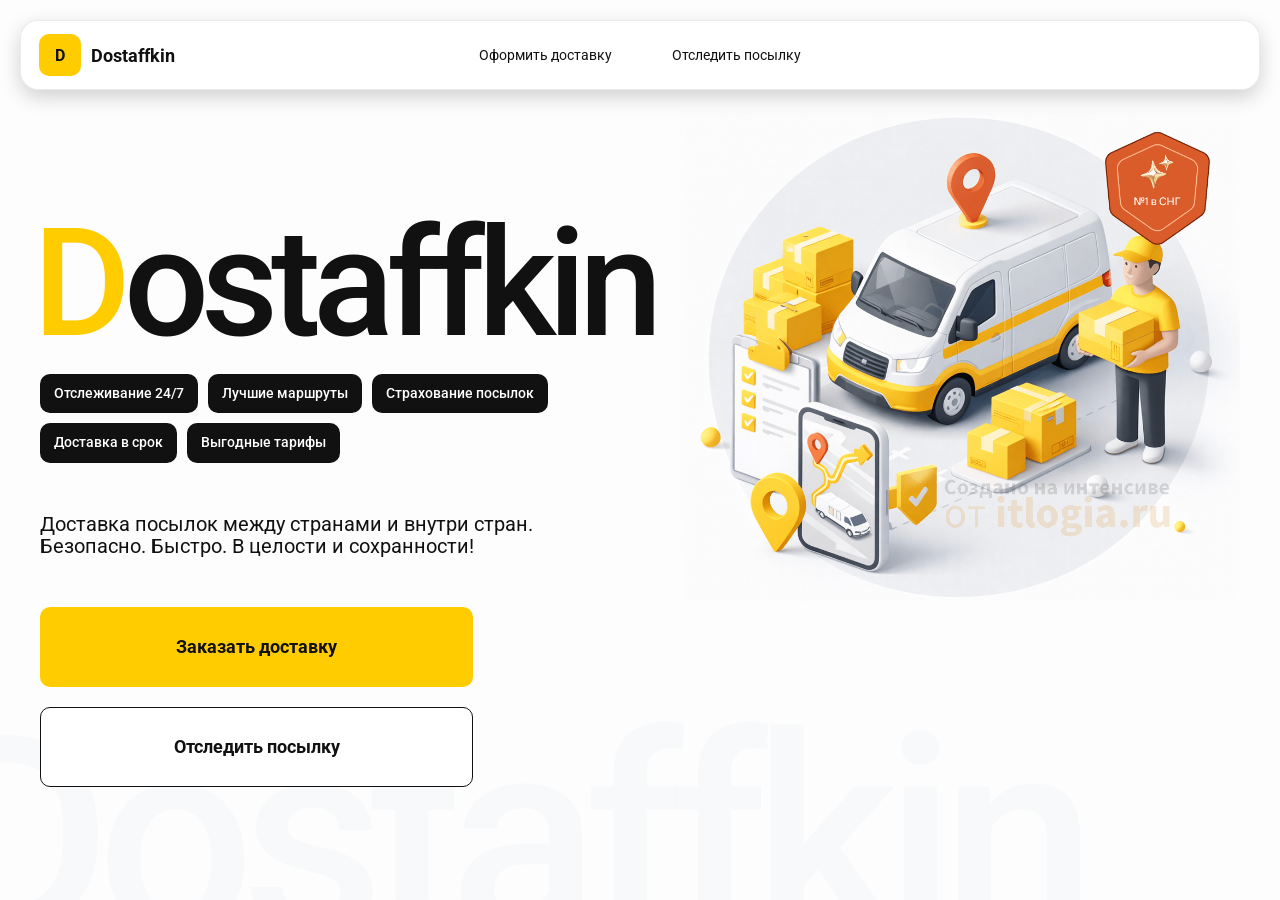
<file: index.html>
<!DOCTYPE html>
<html lang="en">
	<head>
		<meta charset="UTF-8" />
		<meta
			name="viewport"
			content="width=device-width,initial-scale=1,maximum-scale=1,user-scalable=0"
		/>
		<link rel="stylesheet" href="styles/base.css" />
		<link rel="stylesheet" href="styles/base_adaptive.css" />
		<link rel="stylesheet" href="styles/index.css" />
		<link rel="stylesheet" href="styles/index_adaptive.css" />
		<title>
			Dostaffkin — Доставка посылок между странами и внутри стран. Безопасно.
			Быстро. В целости и сохранности!
		</title>
	</head>
	<body>
		<div class="container">
			<header class="header">
				<a class="header-brand" href="#">
					<div class="header-logo">D</div>
					<div class="header-title">Dostaffkin</div>
				</a>
				<nav class="header-menu">
					<a class="header-link" href="./order.html"
						>Оформить <span>доставку</span></a
					>
					<a class="header-link" href="./track.html"
						>Отследить <span>посылку</span></a
					>
				</nav>
			</header>
			<main class="main">
				<section class="main-info">
					<div class="main-title"><span>D</span>ostaffkin</div>
					<div class="main-features">
						<div class="main-feature">Отслеживание 24/7</div>
						<div class="main-feature">Лучшие маршруты</div>
						<div class="main-feature">Страхование посылок</div>
						<div class="main-feature">Доставка в срок</div>
						<div class="main-feature">Выгодные тарифы</div>
					</div>
					<div class="main-description">
						Доставка посылок между странами и внутри стран. Безопасно. Быстро. В
						целости и сохранности!
					</div>
					<div class="main-actions">
						<a class="button" type="button" href="./order.html"
							>Заказать доставку</a
						>
						<a class="button button-white" type="button" href="./track.html"
							>Отследить посылку</a
						>
					</div>
				</section>
				<div class="main-title-ghost">Dostaffkin</div>
				<section class="main-image">
					<img src="images/main-image.png" alt="Main image" />
				</section>
			</main>
		</div>
	</body>
</html>
</file>
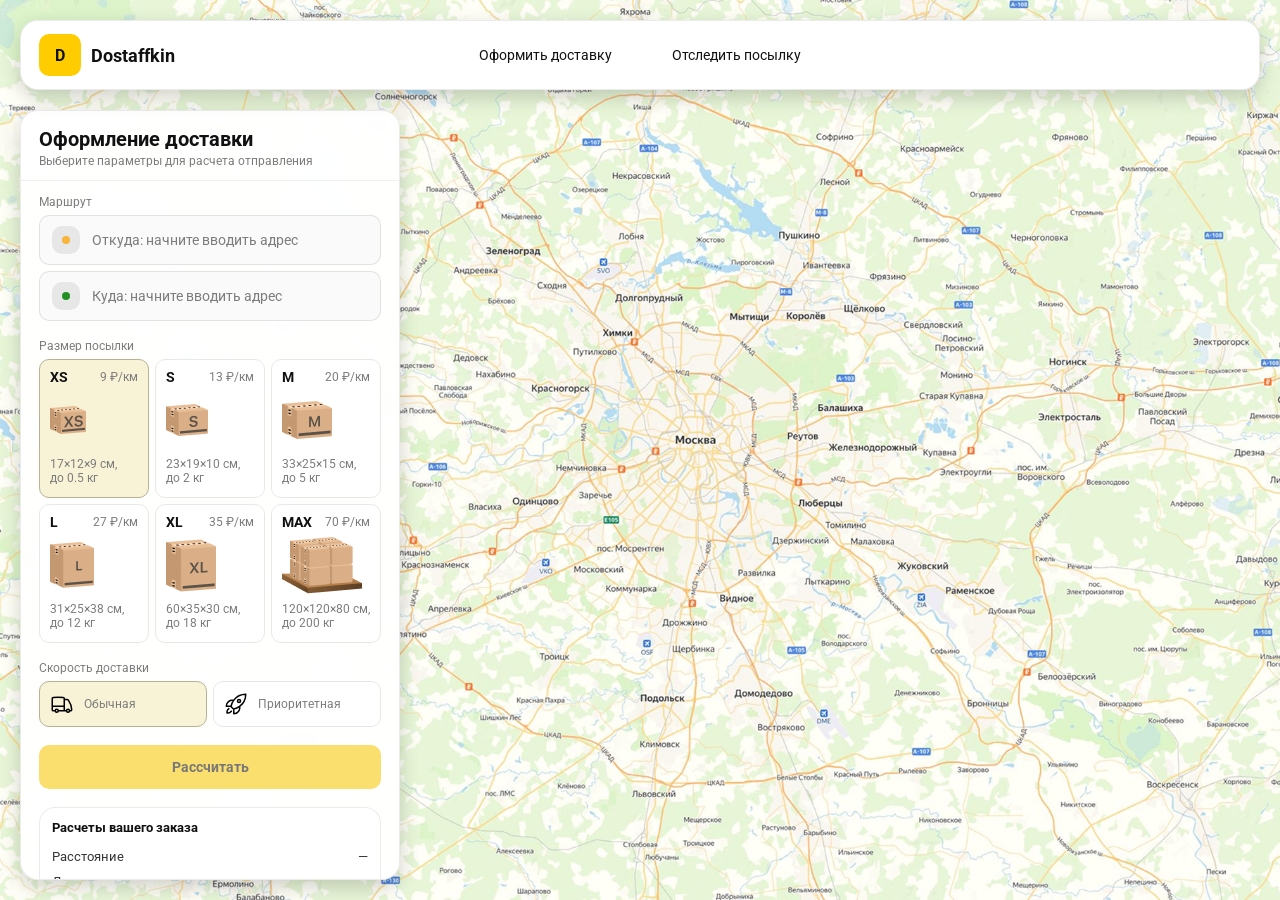
<file: order.html>
<!DOCTYPE html>
<html lang="ru">
	<head>
		<meta charset="utf-8" />
		<meta
			name="viewport"
			content="width=device-width,initial-scale=1,maximum-scale=1,user-scalable=0"
		/>
		<title>Оформление доставки</title>

		<link rel="stylesheet" href="styles/base.css" />
		<link rel="stylesheet" href="styles/base_adaptive.css" />

		<link rel="stylesheet" href="styles/order.css" />
		<link rel="stylesheet" href="styles/order_adaptive.css" />
	</head>
	<body>
		<div id="map"></div>

		<header class="header">
			<a class="header-brand" href="./index.html">
				<div class="header-logo">D</div>
				<div class="header-title">Dostaffkin</div>
			</a>
			<nav class="header-menu">
				<a class="header-link" href="#">Оформить <span>доставку</span></a>
				<a class="header-link" href="./track.html"
					>Отследить <span>посылку</span></a
				>
			</nav>
		</header>

		<aside class="main" id="sidebar">
			<div class="main-header">
				<div class="main-title">Оформление доставки</div>
				<div class="main-text">Выберите параметры для расчета отправления</div>
			</div>
			<div class="main-content">
				<div class="main-route">
					<div class="main-block-title">Маршрут</div>
					<div class="main-fields">
						<div class="main-field" id="fromField">
							<div class="main-pin"></div>
							<input
								id="from"
								placeholder="Откуда: начните вводить адрес"
								autocomplete="off"
							/>
							<div
								class="main-ac"
								id="fromAc"
								role="listbox"
								aria-label="Подсказки адресов"
							></div>
						</div>

						<div class="main-field" id="toField">
							<div class="main-pin"></div>
							<input
								id="to"
								placeholder="Куда: начните вводить адрес"
								autocomplete="off"
							/>
							<div
								class="main-ac"
								id="toAc"
								role="listbox"
								aria-label="Подсказки адресов"
							></div>
						</div>
					</div>
				</div>
				<div class="main-package">
					<div class="main-block-title">Размер посылки</div>

					<div class="main-sizes">
						<div class="main-size-card is-active" data-value="xs">
							<div class="main-size-top">
								<div class="main-size-label">XS</div>
								<div class="main-size-rate">9 ₽/км</div>
							</div>
							<div class="main-size-media">
								<img src="images/sizes/xs.png" alt="Короб XS" />
							</div>
							<div class="main-size-description">
								17×12×9 см,<br />до 0.5 кг
							</div>
						</div>

						<div class="main-size-card" data-value="s">
							<div class="main-size-top">
								<div class="main-size-label">S</div>
								<div class="main-size-rate">13 ₽/км</div>
							</div>
							<div class="main-size-media">
								<img src="images/sizes/s.png" alt="Короб S" />
							</div>
							<div class="main-size-description">23×19×10 см,<br />до 2 кг</div>
						</div>

						<div class="main-size-card" data-value="m">
							<div class="main-size-top">
								<div class="main-size-label">M</div>
								<div class="main-size-rate">20 ₽/км</div>
							</div>
							<div class="main-size-media">
								<img src="images/sizes/m.png" alt="Короб M" />
							</div>
							<div class="main-size-description">33×25×15 см,<br />до 5 кг</div>
						</div>

						<div class="main-size-card" data-value="l">
							<div class="main-size-top">
								<div class="main-size-label">L</div>
								<div class="main-size-rate">27 ₽/км</div>
							</div>
							<div class="main-size-media">
								<img src="images/sizes/l.png" alt="Короб L" />
							</div>
							<div class="main-size-description">
								31×25×38 см,<br />до 12 кг
							</div>
						</div>

						<div class="main-size-card" data-value="xl">
							<div class="main-size-top">
								<div class="main-size-label">XL</div>
								<div class="main-size-rate">35 ₽/км</div>
							</div>
							<div class="main-size-media">
								<img src="images/sizes/xl.png" alt="Короб XL" />
							</div>
							<div class="main-size-description">
								60×35×30 см,<br />до 18 кг
							</div>
						</div>

						<div class="main-size-card" data-value="max">
							<div class="main-size-top">
								<div class="main-size-label">MAX</div>
								<div class="main-size-rate">70 ₽/км</div>
							</div>
							<div class="main-size-media main-size-media-palleta">
								<img src="images/sizes/max.png" alt="Паллета" />
							</div>
							<div class="main-size-description">
								120×120×80 см,<br />до 200 кг
							</div>
						</div>
					</div>
				</div>
				<div class="main-speed">
					<div class="main-block-title">Скорость доставки</div>

					<div class="main-speeds">
						<div class="main-speed-card is-active" data-value="regular">
							<img
								class="main-speed-media"
								src="images/icons/regular.svg"
								alt="Regular"
							/>
							<div class="main-speed-description">Обычная</div>
						</div>
						<div class="main-speed-card" data-value="fast">
							<img
								class="main-speed-media"
								src="images/icons/fast.svg"
								alt="Fast"
							/>
							<div class="main-speed-description">Приоритетная</div>
						</div>
					</div>
				</div>
				<div class="main-calculate-block">
					<button
						id="calc"
						class="button calculate-button"
						type="button"
						disabled
					>
						Рассчитать
					</button>
				</div>
				<div class="main-result" id="result">
					<div class="main-result-title">Расчеты вашего заказа</div>
					<div class="main-result-lines">
						<div class="main-result-line">
							<span>Расстояние</span><span id="distanceValue">—</span>
						</div>
						<div class="main-result-line">
							<span>Доставим через</span><span id="durationValue">—</span>
						</div>
						<div class="main-result-line">
							<span>Тариф</span><span id="rateValue">—</span>
						</div>
					</div>
					<div class="main-price">
						<div class="main-price-label">Итого</div>
						<div class="main-price-value" id="totalValue">—</div>
					</div>
				</div>
				<div class="main-order-box">
					<div class="main-order-form" id="orderForm">
						<div class="main-order-title">Оформление доставки</div>
						<div class="main-block-info-row">
							<div class="main-block-title">Контакты</div>
							<div class="order-fields">
								<div class="main-field">
									<input
										id="customerName"
										placeholder="Ваше имя"
										autocomplete="off"
									/>
								</div>
								<div class="main-field">
									<input
										id="customerPhone"
										placeholder="Ваш телефон"
										autocomplete="off"
										inputmode="tel"
									/>
								</div>
							</div>
						</div>
						<div class="main-block-info-row extra-info">
							<div class="main-block-title">Дополнительная информация</div>
							<div class="main-field textarea">
								<textarea
									id="comment"
									placeholder="Детали доставки и комментарии"
								></textarea>
							</div>
						</div>
						<button
							id="submit"
							class="button main-submit-request"
							type="button"
							disabled
						>
							Отправить заявку
						</button>
					</div>

					<div class="main-order-success" id="orderSuccess">
						<div class="main-success-icon">✓</div>
						<div class="main-success-title">Заявка отправлена!</div>
						<div class="main-success-title">
							Номер отправления – <span id="orderId"></span>
						</div>
						<div class="main-success-subtitle">Мы скоро свяжемся с вами</div>
					</div>
				</div>
			</div>
		</aside>
	</body>
</html>
</file>
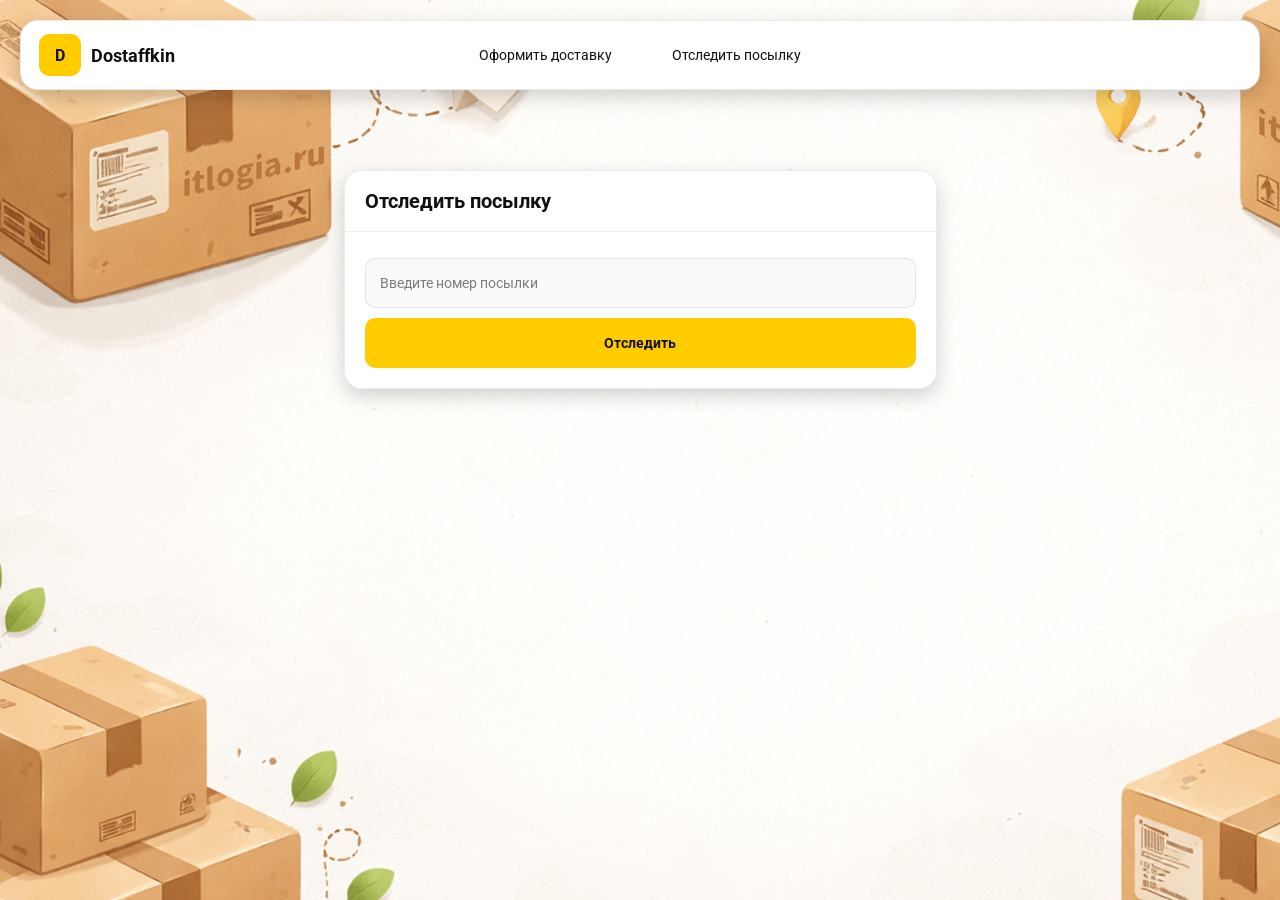
<file: track.html>
<!DOCTYPE html>
<html lang="ru">
	<head>
		<meta charset="utf-8" />
		<meta
			name="viewport"
			content="width=device-width,initial-scale=1,maximum-scale=1,user-scalable=0"
		/>
		<title>Отследить посылку</title>
		<link rel="stylesheet" href="styles/base.css" />
		<link rel="stylesheet" href="styles/base_adaptive.css" />

		<link rel="stylesheet" href="styles/track.css" />
		<link rel="stylesheet" href="styles/track_adaptive.css" />
	</head>
	<body>
		<div class="container">
			<header class="header">
				<a class="header-brand" href="./index.html">
					<div class="header-logo">D</div>
					<div class="header-title">Dostaffkin</div>
				</a>
				<nav class="header-menu">
					<a class="header-link" href="./order.html"
						>Оформить <span>доставку</span></a
					>
					<a class="header-link" href="#">Отследить <span>посылку</span></a>
				</nav>
			</header>
			<main class="track-content">
				<section class="track-card track-search">
					<div class="track-title">Отследить посылку</div>
					<div class="track-action">
						<div class="main-field track-field">
							<input
								id="trackNumber"
								placeholder="Введите номер посылки"
								autocomplete="off"
							/>
						</div>
						<button id="trackButton" class="button track-button" type="button">
							Отследить
						</button>
					</div>
				</section>
				<section class="track-card track-result" id="trackResult">
					<div class="track-result-header">
						<div class="track-id" id="trackIdValue"></div>
						<div class="track-routes">
							<div class="track-route">
								<div class="track-route-pin">
									<svg
										xmlns="http://www.w3.org/2000/svg"
										fill="none"
										viewBox="0 0 24 24"
										stroke-width="1.5"
										stroke="orange"
										class="size-6"
									>
										<path
											stroke-linecap="round"
											stroke-linejoin="round"
											d="M15 10.5a3 3 0 1 1-6 0 3 3 0 0 1 6 0Z"
										/>
										<path
											stroke-linecap="round"
											stroke-linejoin="round"
											d="M19.5 10.5c0 7.142-7.5 11.25-7.5 11.25S4.5 17.642 4.5 10.5a7.5 7.5 0 1 1 15 0Z"
										/>
									</svg>
								</div>
								<div class="track-route-address" id="trackFromValue">
									Откуда: Москва, улица Арбат, 1
								</div>
							</div>
							<div class="track-route track-route-arrow">
								<svg
									xmlns="http://www.w3.org/2000/svg"
									fill="none"
									viewBox="0 0 24 24"
									stroke-width="1.5"
									stroke="currentColor"
									class="size-6"
								>
									<path
										stroke-linecap="round"
										stroke-linejoin="round"
										d="M19.5 13.5 12 21m0 0-7.5-7.5M12 21V3"
									/>
								</svg>
							</div>
							<div class="track-route">
								<div class="track-route-pin">
									<svg
										xmlns="http://www.w3.org/2000/svg"
										fill="none"
										viewBox="0 0 24 24"
										stroke-width="1.5"
										stroke="green"
										class="size-6"
									>
										<path
											stroke-linecap="round"
											stroke-linejoin="round"
											d="M15 10.5a3 3 0 1 1-6 0 3 3 0 0 1 6 0Z"
										/>
										<path
											stroke-linecap="round"
											stroke-linejoin="round"
											d="M19.5 10.5c0 7.142-7.5 11.25-7.5 11.25S4.5 17.642 4.5 10.5a7.5 7.5 0 1 1 15 0Z"
										/>
									</svg>
								</div>
								<div class="track-route-address" id="trackToValue">
									Куда: Минск, проспект Независимости, 58
								</div>
							</div>
						</div>
					</div>
					<div class="track-info">
						<div class="track-status-title">Статус данной посылки:</div>
						<div class="track-status-list" id="trackStatusList">
							<div class="track-status created">
								<img
									src="images/icons/created.svg"
									class="track-status-icon"
									alt="Created"
								/>
								<div class="track-status-text">
									<div class="track-status-text-state">Создан</div>
									<div class="track-status-text-date">10.01.2026</div>
								</div>
							</div>

							<div class="track-status in-way">
								<img
									src="images/icons/in-way.svg"
									class="track-status-icon"
									alt="In way"
								/>
								<div class="track-status-text">
									<div class="track-status-text-state">В пути: Москва</div>
									<div class="track-status-text-date">18.01.2026</div>
								</div>
							</div>

							<div class="track-status ready">
								<img
									src="images/icons/ready.svg"
									class="track-status-icon"
									alt="Ready"
								/>
								<div class="track-status-text">
									<div class="track-status-text-state">Готов к выдаче</div>
									<div class="track-status-text-date">25.01.2026</div>
								</div>
							</div>

							<div class="track-status done">
								<img
									src="images/icons/done.svg"
									class="track-status-icon"
									alt="Done"
								/>
								<div class="track-status-text">
									<div class="track-status-text-state">Вручен</div>
									<div class="track-status-text-date">27.01.2026</div>
								</div>
							</div>
						</div>
					</div>
				</section>
			</main>
		</div>
	</body>
</html>
</file>
<file: styles/base.css>
*,
*::before,
*::after {
	box-sizing: border-box;
}

@font-face {
	font-family: 'Roboto';
	src: url('../fonts/Roboto-Regular.ttf');
	font-weight: normal;
}

@font-face {
	font-family: 'Roboto';
	src: url('../fonts/Roboto-Bold.ttf');
	font-weight: bold;
}

@font-face {
	font-family: 'Roboto';
	src: url('../fonts/Roboto-Medium.ttf');
	font-weight: 500;
}

html,
body {
	margin: 0;
	color: #111111;
	font-family: 'Roboto', sans-serif;
}

body {
	background: #fdfdfd;
}

.header {
	border-radius: 18px;
	box-shadow: 0 7px 20px 0 #0000002e;
	backdrop-filter: blur(10px);
	background: #ffffff;
	left: 20px;
	border: 1px solid rgba(0, 0, 0, 0.08);
	position: fixed;
	right: 20px;
	top: 20px;
	padding: 14px 18px;
	height: 70px;
	display: flex;
	align-items: center;
	z-index: 6;
}

.header-brand {
	display: flex;
	align-items: center;
	text-decoration: none;
	gap: 10px;
}

.header-logo {
	width: 42px;
	height: 42px;
	border-radius: 10px;
	background: #ffcc00;
	display: grid;
	place-items: center;
	font-weight: bold;
	color: #111;
}

.header-title {
	font-size: 18px;
	font-weight: bold;
	color: #111111;
	text-decoration: none;
}

.header-menu {
	display: flex;
	align-items: center;
	gap: 60px;
	margin: 0;
	position: absolute;
	left: 50%;
	transform: translateX(-50%);
}

.header-link {
	font-size: 14px;
	color: #111111;
	text-decoration: none;
}
.button {
	border: 0;
	outline: none;
	height: 44px;
	border-radius: 10px;
	font-size: 14px;
	font-weight: bold;
	cursor: pointer;
	font-family: inherit;
	transition: transform 0.08s ease, opacity 0.12s ease;
	background: #ffcc00;
	color: #111111;
	text-align: center;
	text-decoration: none;
}

.button:hover {
	background-color: #e5bc19;
}

.button:disabled {
	cursor: not-allowed;
	background-color: #fade6e;
	color: #787878;
	transform: none;
}

.button.button-white {
	background: #ffffff;
	border: 1px solid #111111;
}

.button.button-white:hover {
	background: rgb(241 241 241);
}

.main-field {
	display: flex;
	align-items: center;
	margin-top: 6px;
	gap: 10px;
	border: 1px solid #1111111a;
	background: #fafafa;
	border-radius: 10px;
	padding: 10px 12px;
	position: relative;
	box-sizing: border-box;
	height: 50px;
}

.main-field.textarea {
	height: auto;
}

.main-pin {
	width: 28px;
	height: 28px;
	border-radius: 10px;
	background: rgba(17, 17, 17, 0.08);
	display: grid;
	place-items: center;
	flex: 0 0 auto;
	position: relative;
}

.main-pin::before {
	content: '';
	width: 8px;
	height: 8px;
	border-radius: 999px;
	background: orange;
	opacity: 0.75;
	display: block;
}

.main-field:last-child .main-pin::before {
	background: green;
	opacity: 0.85;
}

input,
textarea {
	width: 100%;
	border: 0;
	outline: none;
	background: transparent;
	font-size: 14px;
	color: #111111;
	font-family: inherit;
}

textarea {
	resize: vertical;
	min-height: 72px;
	padding: 2px 0;
}

input::placeholder,
textarea::placeholder {
	color: #7c7c7c;
}

.main-field:focus-within {
	border-color: rgba(0, 0, 0, 0.2);
	box-shadow: 0 0 0 4px rgba(255, 204, 0, 0.35);
	background: rgba(255, 255, 255, 0.75);
}
</file>
<file: styles/base_adaptive.css>
@media (max-width: 767px) {
	.header {
		left: 10px;
		right: 10px;
		top: 10px;
	}

	.header-link span {
		display: none;
	}

	.header-menu {
		gap: 20px;
		justify-content: flex-start;
		margin: 0 0 0 30px;
		position: static;
		transform: none;
	}
}

@media (max-width: 420px) {
	.header-title {
		display: none;
	}
}

@media (max-width: 374px) {
	.header-menu {
		gap: 10px;
		margin: 0 0 0 10px;
	}
}
</file>
<file: styles/index.css>
.container {
	overflow: hidden;
	min-height: 100vh;
}

.main {
	padding: 111px 40px 40px;
	position: relative;
	display: flex;
}

.main-info {
	max-width: 840px;
	width: 100%;
	position: relative;
}

.main-title {
	margin-top: 98px;
	font-weight: 500;
	font-size: 200px;
	line-height: 1;
	letter-spacing: -0.05em;
	color: #111111;
	left: -15px;
	position: relative;
}

.main-title span {
	color: #ffcc00;
}

.main-features {
	margin-top: 15px;
	display: flex;
	flex-wrap: wrap;
	gap: 10px;
}

.main-feature {
	background: #111111;
	color: #ffffff;
	padding: 12px 14px;
	font-weight: 500;
	font-size: 14px;
	line-height: 1.1;
	border-radius: 10px;
}

.main-description {
	margin-top: 50px;
	max-width: 500px;
	font-size: 20px;
	line-height: 1.1;
	color: #111111;
}

.main-actions {
	margin-top: 50px;
	display: flex;
	flex-direction: column;
	gap: 20px;
}

.main-actions .button {
	height: 80px;
	width: 433px;
	font-size: 18px;
	font-weight: bold;
	place-items: center;
	display: grid;
}

.main-title-ghost {
	position: absolute;
	z-index: -1;
	left: -70px;
	bottom: -150px;
	font-weight: 500;
	font-size: 278px;
	line-height: 1;
	letter-spacing: -0.05em;
	color: #ecedf04d;
}

.main-image {
	width: 1024px;
	top: 100px;
	z-index: -2;
}

.main-image img {
	width: 100%;
	max-width: 1024px;
	height: auto;
	display: block;
}
</file>
<file: styles/index_adaptive.css>
@media (max-width: 1760px) {
	.main-title {
		font-size: 150px;
		left: -7px;
	}

	.main-info {
		max-width: 640px;
	}
}

@media (max-width: 1200px) {
	.main-info {
		max-width: 540px;
	}

	.main {
		padding: 111px 20px 20px;
	}

	.main-title {
		font-size: 120px;
		left: -4px;
	}

	.main-title-ghost {
		font-size: 220px;
	}
}

@media (max-width: 1024px) {
	.main-title {
		margin-top: 30px;
	}

	.main {
		flex-direction: column-reverse;
	}

	.main-image {
		max-width: 350px;
		position: absolute;
		left: 370px;
		top: 370px;
	}

	.main-info {
		max-width: 100%;
	}

	.main-actions {
		gap: 10px;
	}

	.main-actions .button {
		height: 50px;
		font-size: 14px;
		width: auto;
		max-width: 300px;
	}

	.main-description {
		max-width: 350px;
	}
}

@media (max-width: 570px) {
	.main-title {
		font-size: 88px;
	}

	.main-description {
		max-width: 100%;
	}

	.main-actions {
		width: 100%;
	}

	.main-actions .button {
		width: 100%;
		max-width: 100%;
	}

	.main-image {
		max-width: 650px;
		position: absolute;
		left: 170px;
		top: 70px;
		opacity: 0.2;
	}
}

@media (max-width: 400px) {
	.main-title {
		font-size: 70px;
	}
}
</file>
<file: styles/order.css>
#map {
	background-image: url('../images/order-bg.png');
	background-size: cover;
	position: fixed;
	inset: 0;
}

.main {
	border-radius: 18px;
	box-shadow: 0 7px 20px 0 #0000002e;
	backdrop-filter: blur(10px);
	background: rgba(255, 255, 255, 0.96);
	left: 20px;
	border: 1px solid rgba(0, 0, 0, 0.08);
	position: fixed;
	top: 110px;
	bottom: 20px;
	width: 380px;
	display: flex;
	flex-direction: column;
	overflow: hidden;
	z-index: 5;
}

.main-header {
	padding: 18px 18px 12px 18px;
	border-bottom: 1px solid rgba(0, 0, 0, 0.06);
	display: flex;
	flex-direction: column;
}

.main-title {
	font-size: 20px;
	line-height: 100%;
	font-weight: bold;
}

.main-text {
	font-size: 12px;
	margin-top: 5px;
	color: #7c7c7c;
}

.main-content {
	padding: 14px 18px 18px 18px;
	overflow: auto;
	scrollbar-width: none;
	display: flex;
	flex-direction: column;
	gap: 18px;
	flex: 1;
}

.main-block-title {
	font-size: 12px;
	color: #7c7c7c;
}

.main-route .main-block-title,
.main-package .main-block-title {
	margin-bottom: 6px;
}

.main-sizes {
	display: grid;
	gap: 6px;
	grid-template-columns: repeat(3, 1fr);
}

.main-size-card {
	border: 1px solid #e8e8e7;
	background: #ffffff;
	border-radius: 10px;
	padding: 10px;
	cursor: pointer;
	user-select: none;
	transition: transform 0.08s ease, border-color 0.12s ease,
		background 0.12s ease;
	min-height: 139px;
}

.main-size-card:hover {
	transform: translateY(-1px);
}

.main-size-card.is-active {
	background-color: #f8f2d6;
	border-color: #b7b196;
}

.main-size-top {
	display: flex;
	align-items: center;
	justify-content: space-between;
}

.main-size-label {
	font-weight: bold;
	font-size: 14px;
	color: #111111;
	line-height: 100%;
}

.main-size-rate {
	font-size: 12px;
	color: #7c7c7c;
	line-height: 100%;
}

.main-size-media {
	margin-top: 8px;
	height: 57px;
}

.main-size-description {
	margin-top: 8px;
	font-size: 12px;
	color: #7c7c7c;
	line-height: 1.2;
}

.calculate-button {
	width: 100%;
}

.main-result {
	border: 1px solid rgba(0, 0, 0, 0.08);
	background: rgba(255, 255, 255, 0.75);
	border-radius: 16px;
	padding: 12px;
	line-height: 1.25;
}

.main-result-title {
	font-weight: bold;
	font-size: 13px;
	color: #111111;
	margin-bottom: 13px;
}

.main-result-lines {
	gap: 8px;
	display: flex;
	flex-direction: column;
}

.main-result-line {
	font-size: 13px;
	color: rgba(17, 17, 17, 0.85);
	display: flex;
	justify-content: space-between;
}

.main-price {
	margin-top: 18px;
	padding-top: 10px;
	border-top: 1px dashed rgba(0, 0, 0, 0.12);
	display: flex;
	align-items: baseline;
	justify-content: space-between;
}

.main-price-label {
	font-size: 12px;
	color: rgba(17, 17, 17, 0.55);
}

.main-price-value {
	font-size: 20px;
	font-weight: bold;
	color: #111111;
	letter-spacing: -0.3px;
}

.main-order-box {
	background: #ffffff;
	border: 1px solid #e8e8e7;
	border-radius: 10px;
	padding: 12px;
}

.main-order-title {
	margin-bottom: 8px;
	font-weight: bold;
	font-size: 14px;
	color: #111111;
}

.main-block-info {
	display: flex;
	flex-direction: column;
	gap: 6px;
}

.order-fields {
	display: grid;
	grid-template-columns: 1fr 1fr;
	column-gap: 10px;
	margin-top: 6px;
}

.main-block-info-row.extra-info {
	display: block;
	margin-top: 13px;
}

.main-submit-request {
	width: 100%;
	margin-top: 6px;
}

.main-order-success {
	display: none;
	text-align: center;
	padding: 22px 12px;
	gap: 12px;
}

.main-order-success.is-visible {
	display: flex;
	flex-direction: column;
	align-items: center;
}

.main-success-icon {
	width: 56px;
	height: 56px;
	border-radius: 50%;
	background: #16a34a;
	color: #ffffff;
	display: grid;
	place-items: center;
	font-size: 30px;
}

.main-success-title {
	font-size: 14px;
	font-weight: bold;
	color: #111111;
}

.main-success-subtitle {
	font-size: 12px;
	color: rgba(17, 17, 17, 0.55);
	line-height: 1.3;
}

.main-speed .main-block-title {
	margin-bottom: 6px;
}

.main-speeds {
	display: grid;
	gap: 6px;
	grid-template-columns: repeat(2, 1fr);
}

.main-speed-card {
	border: 1px solid #e8e8e7;
	background: #ffffff;
	border-radius: 10px;
	padding: 10px;
	cursor: pointer;
	user-select: none;
	transition: transform 0.08s ease, border-color 0.12s ease,
		background 0.12s ease;
	display: flex;
	align-items: center;
	gap: 10px;
}

.main-speed-card:hover {
	transform: translateY(-1px);
}

.main-speed-card.is-active {
	background-color: #f8f2d6;
	border-color: #b7b196;
}

.main-speed-description {
	font-size: 12px;
	color: #7c7c7c;
	line-height: 1.2;
}
</file>
<file: styles/order_adaptive.css>
@media (max-width: 767px) {
	.main {
		left: 10px;
		right: 10px;
		top: 50%;
		bottom: 12px;
		width: auto;
		max-width: none;
	}
}

@media (max-width: 420px) {
	.main-sizes {
		grid-template-columns: repeat(2, 1fr);
	}
}
</file>
<file: styles/track.css>
.container {
	background: #f4f4f4 url('../images/track-bg.png');
	background-size: cover;
	min-height: 100vh;
	padding: 170px 0 50px 0;
}

.track-content {
	width: 593px;
	margin: 0 auto;
}

.track-card {
	width: 100%;
	border-radius: 18px;
	box-shadow: 0 7px 20px 0 #0000002e;
	backdrop-filter: blur(10px);
	background: rgba(255, 255, 255, 0.96);
	border: 1px solid rgba(0, 0, 0, 0.08);
}

.track-title {
	font-size: 20px;
	line-height: 100%;
	font-weight: bold;
	border-bottom: 1px solid #eeeeee;
	padding: 20px;
}

.track-action {
	padding: 20px;
}

.track-button {
	width: 100%;
	height: 50px;
}

.track-field {
	margin-bottom: 10px;
}

.track-result {
	margin-top: 5px;
	display: none;
}

.track-result.is-visible {
	display: block;
}

.track-result-header {
	font-weight: bold;
	font-size: 14px;
	color: #111111;
	padding: 20px;
	border-bottom: 1px solid #eeeeee;
}

.track-id {
	margin-bottom: 12px;
	font-size: 20px;
}

.track-routes {
	display: flex;
	flex-direction: column;
	gap: 10px;
	font-weight: normal;
}

.track-route {
	display: flex;
	align-items: center;
	gap: 10px;
}

.track-route-pin {
	width: 24px;
	height: 24px;
	flex-shrink: 0;
}

.track-route-arrow {
	padding: 15px 0;
	width: 24px;
	height: 24px;
}

.track-info {
	padding: 20px;
}

.track-status {
	display: flex;
	align-items: center;
	font-size: 12px;
	gap: 10px;
}

.track-status-title {
	font-size: 14px;
	color: #111111;
	margin-bottom: 20px;
}

.track-status-list {
	display: flex;
	flex-direction: column;
	gap: 15px;
}

.track-status-icon {
	width: 40px;
	height: 40px;
	border-radius: 50%;
	background: rgba(17, 17, 17, 0.08);
	display: grid;
	place-items: center;
	flex: 0 0 auto;
}

.track-status.created .track-status-icon {
	background-color: #f1cb00;
}

.track-status.in-way .track-status-icon {
	background-color: #f08a11;
}

.track-status.ready .track-status-icon {
	background-color: #a35d0a;
}

.track-status.done .track-status-icon {
	background-color: #37c93b;
}

.track-status-text {
	display: flex;
	align-items: center;
	justify-content: space-between;
	color: #111111;
	font-size: 12px;
	flex: 1;
}

.track-status-date {
	color: rgba(17, 17, 17, 0.55);
}
</file>
<file: styles/track_adaptive.css>
@media (max-width: 767px) {
	.container {
		padding: 130px 0 50px 0;
	}

	.track-content {
		width: 100%;
		padding-left: 10px;
		padding-right: 10px;
	}

	.track-result-header {
		padding: 20px;
	}
}
</file>
